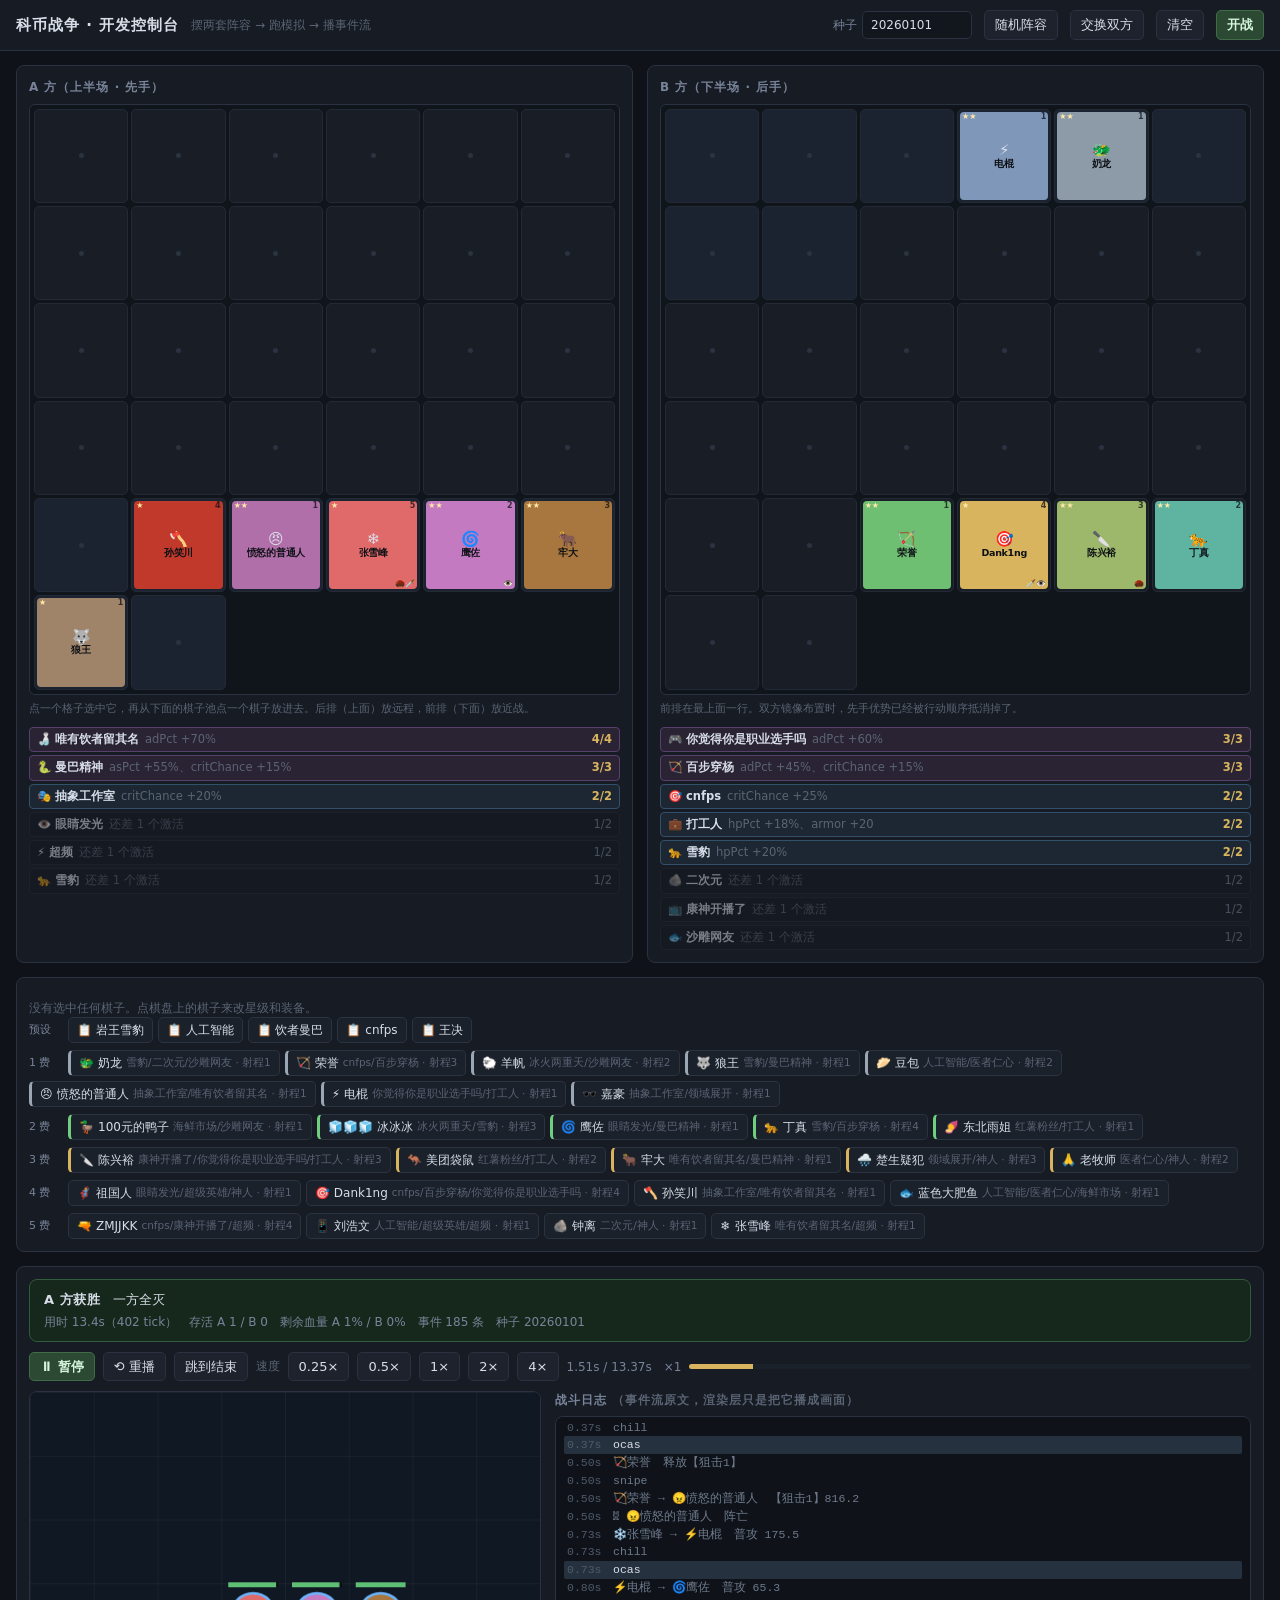
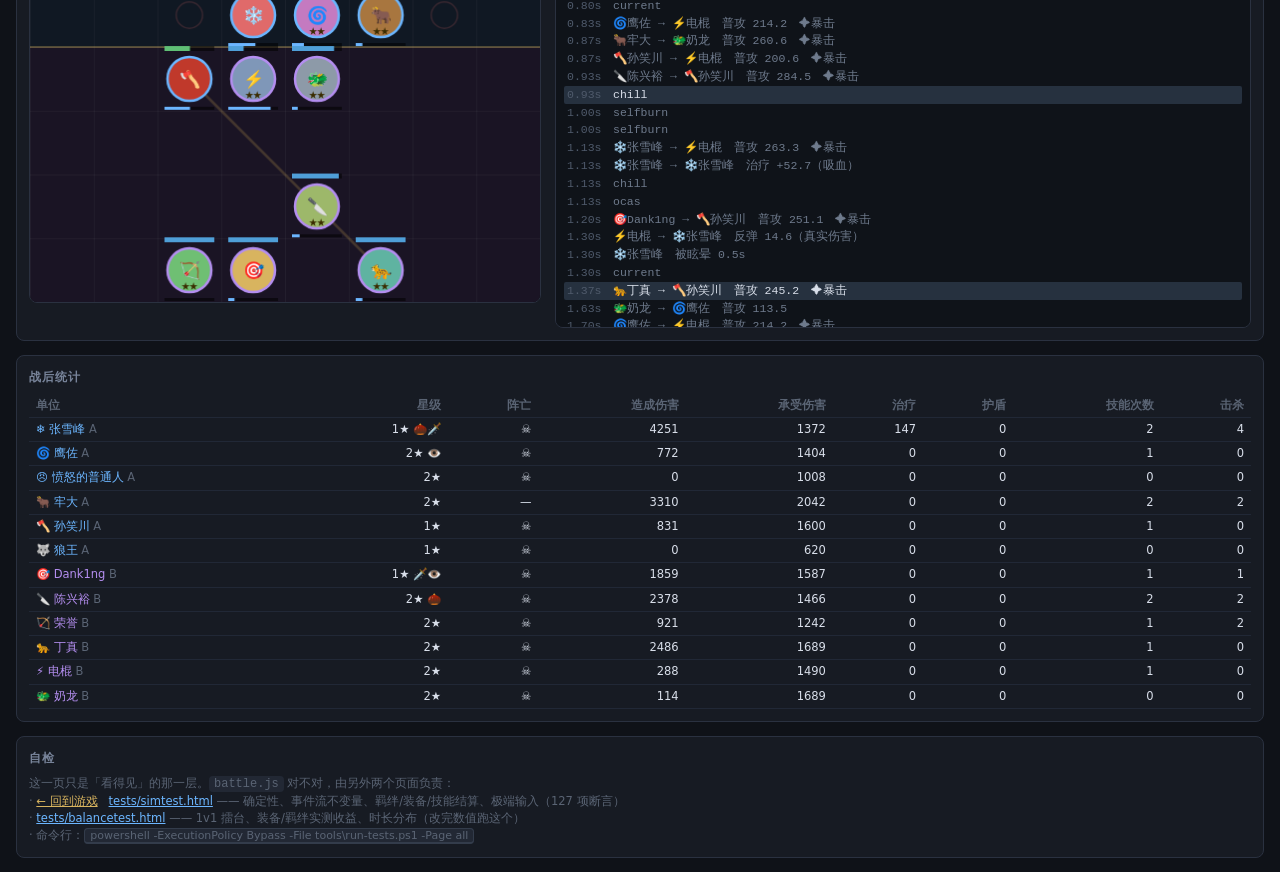
<file: console.html>
<!doctype html>
<html lang="zh-CN">
<head>
<meta charset="utf-8">
<meta name="viewport" content="width=device-width, initial-scale=1">
<title>科币战争 · 开发控制台（开发工具，不是游戏）</title>
<link rel="stylesheet" href="console.css">
</head>
<body>

<header>
  <h1>科币战争 · 开发控制台</h1>
  <span class="tag">摆两套阵容 → 跑模拟 → 播事件流</span>
  <span class="spacer"></span>
  <label>种子 <input type="number" id="seed" value="20260101"></label>
  <button id="btn-random">随机阵容</button>
  <button id="btn-swap">交换双方</button>
  <button id="btn-clear">清空</button>
  <button id="btn-run" class="primary">开战</button>
</header>

<main>

  <!-- 摆阵容 -->
  <div class="row">
    <div class="card side-a">
      <h2>A 方（上半场 · 先手）</h2>
      <div class="board" id="board-a"></div>
      <div class="boardhint">点一个格子选中它，再从下面的棋子池点一个棋子放进去。后排（上面）放远程，前排（下面）放近战。</div>
      <div class="traits" id="traits-a"></div>
    </div>
    <div class="card side-b">
      <h2>B 方（下半场 · 后手）</h2>
      <div class="board" id="board-b"></div>
      <div class="boardhint">前排在最上面一行。双方镜像布置时，先手优势已经被行动顺序抵消掉了。</div>
      <div class="traits" id="traits-b"></div>
    </div>
  </div>

  <div class="card">
    <div class="editor" id="editor">
      <span class="note">没有选中任何棋子。点棋盘上的棋子来改星级和装备。</span>
    </div>
    <div class="pool" id="pool"></div>
  </div>

  <!-- 战斗 -->
  <div class="card">
    <div class="result" id="result"></div>
    <div class="controls">
      <button id="btn-play" class="primary">▶ 播放</button>
      <button id="btn-restart">⟲ 重播</button>
      <button id="btn-skip">跳到结束</button>
      <span class="note">速度</span>
      <button class="spd" data-s="0.25">0.25×</button>
      <button class="spd" data-s="0.5">0.5×</button>
      <button class="spd on" data-s="1">1×</button>
      <button class="spd" data-s="2">2×</button>
      <button class="spd" data-s="4">4×</button>
      <span class="clock" id="clock">—</span>
      <div id="bar"><div id="barfill"></div></div>
    </div>
    <div class="arena-wrap">
      <canvas id="arena" width="384" height="520"></canvas>
      <div class="logwrap">
        <h2 style="margin-bottom:6px">战斗日志 <span class="note">（事件流原文，渲染层只是把它播成画面）</span></h2>
        <div id="log"><div class="logline sys">还没有战斗。摆好阵容，点右上角「开战」。</div></div>
      </div>
    </div>
  </div>

  <!-- 统计 -->
  <div class="card hidden" id="stats-card">
    <h2>战后统计</h2>
    <div id="stats"></div>
  </div>

  <div class="card">
    <h2>自检</h2>
    <div class="note">
      这一页只是「看得见」的那一层。<code>battle.js</code> 对不对，由另外两个页面负责：
      <br>· <a href="index.html" style="color:var(--gold)">← 回到游戏</a> &nbsp; <a href="tests/simtest.html" style="color:var(--blue)">tests/simtest.html</a>
      —— 确定性、事件流不变量、羁绊/装备/技能结算、极端输入（127 项断言）
      <br>· <a href="tests/balancetest.html" style="color:var(--blue)">tests/balancetest.html</a>
      —— 1v1 擂台、装备/羁绊实测收益、时长分布（改完数值跑这个）
      <br>· 命令行：<kbd>powershell -ExecutionPolicy Bypass -File tools\run-tests.ps1 -Page all</kbd>
    </div>
  </div>

</main>

<script src="js/util.js"></script>
<script src="js/traits.js"></script>
<script src="js/items.js"></script>
<script src="js/units.js"></script>
<script src="js/battle.js"></script>
<script src="js/console.js"></script>
</body>
</html>
</file>
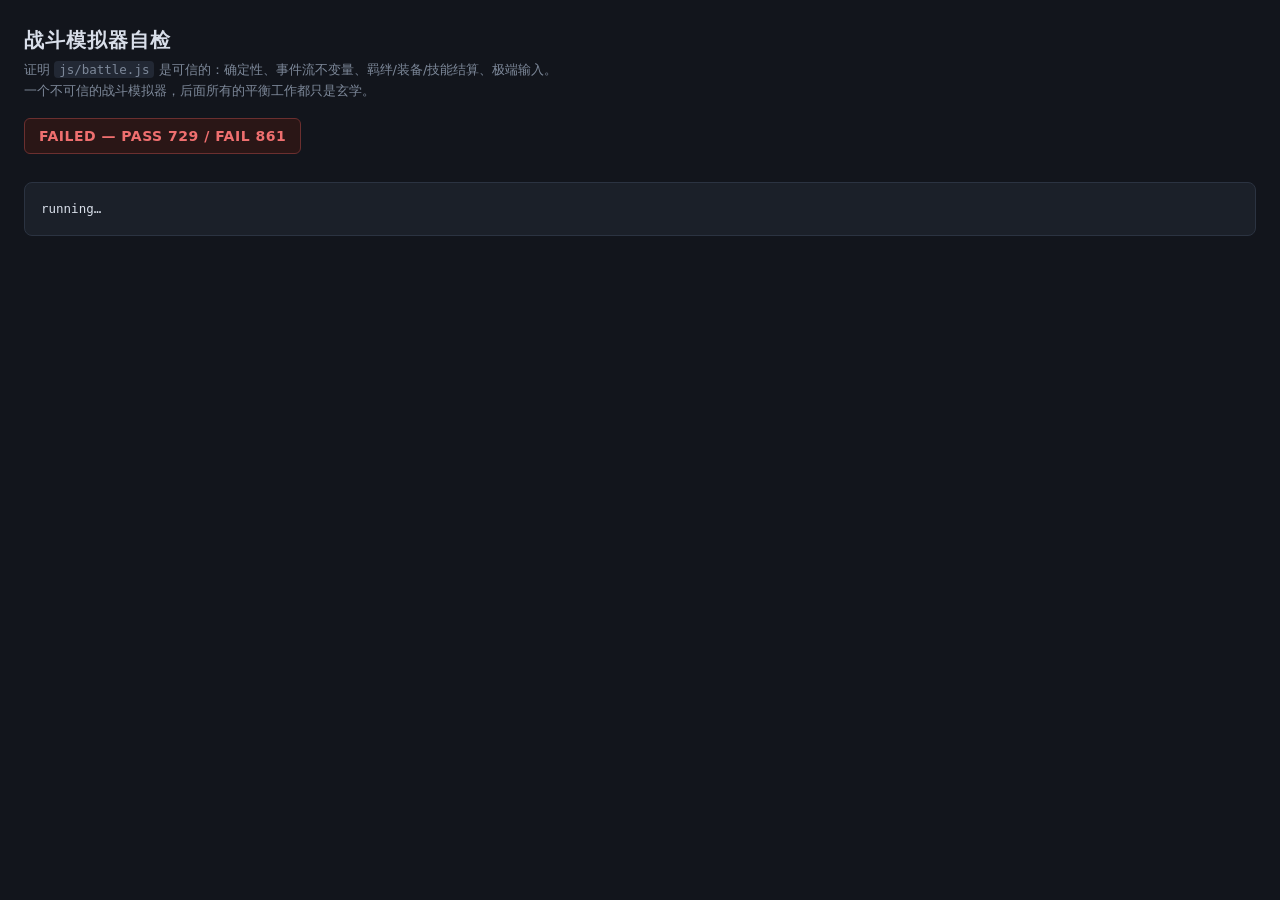
<file: tests/simtest.html>
<!doctype html>
<html lang="zh-CN">
<head>
<meta charset="utf-8">
<meta name="viewport" content="width=device-width, initial-scale=1">
<title>科币战争 — 战斗模拟器自检</title>
<link rel="stylesheet" href="tests.css">
</head>
<body>
  <h1>战斗模拟器自检</h1>
  <div class="sub">
    证明 <code>js/battle.js</code> 是可信的：确定性、事件流不变量、羁绊/装备/技能结算、极端输入。<br>
    一个不可信的战斗模拟器，后面所有的平衡工作都只是玄学。
  </div>

  <div id="verdict" class="verdict">running…</div>
  <!-- 无头浏览器靠这个元素读结论；单独放一个，避免被下面那段脚本覆盖 -->
  <div id="verdict-marker" style="display:none">running</div>

  <pre id="report" class="report">running…</pre>

  <script src="../js/util.js"></script>
  <script src="../js/traits.js"></script>
  <script src="../js/items.js"></script>
  <script src="../js/units.js"></script>
  <script src="../js/battle.js"></script>
  <!-- levels.js 只是数据和规则常量，但商店概率表的校验要用到它 -->
  <script src="../js/levels.js"></script>
  <script src="harness.js"></script>
  <script src="simtest.js"></script>
  <script>
    (function () {
      var el = document.getElementById('verdict');
      if (!window.TH) { el.className = 'verdict fail'; el.textContent = '自检脚本没有加载'; return; }
      var c = TH.counts();
      el.className = 'verdict ' + (c.fail === 0 ? 'pass' : 'fail');
      el.textContent = TH.verdict();
    })();
  </script>
</body>
</html>
</file>
<file: console.css>
/* 科币战争 — 界面样式
   深色、紧凑、信息密度优先。这是个开发工具，不是给玩家看的商店页。 */
:root {
  --bg: #0f1218; --panel: #171b23; --panel2: #1d222c; --line: #2a3140;
  --fg: #d8dee9; --dim: #78849a; --dim2: #5a6474;
  --gold: #d8b45f; --ok: #6fcf7f; --bad: #ef6f6f; --blue: #6cb6ff; --purple: #b48ef0;
  --cost1: #9aa6b4; --cost2: #6fcf7f; --cost3: #d8b45f;
}
* { box-sizing: border-box; }
html, body { height: 100%; }
body {
  margin: 0; background: var(--bg); color: var(--fg);
  font: 13px/1.5 "Segoe UI", "Microsoft YaHei", system-ui, sans-serif;
  display: flex; flex-direction: column; min-height: 100%;
}
button {
  font: inherit; color: var(--fg); background: var(--panel2);
  border: 1px solid var(--line); border-radius: 5px; padding: 4px 10px; cursor: pointer;
}
button:hover { background: #2a3241; border-color: #3c4759; }
button:active { transform: translateY(1px); }
button.primary { background: #2c4a33; border-color: #3f6b47; color: #d6f5dd; font-weight: 600; }
button.primary:hover { background: #35593d; }
button.warn { background: #4a2c2c; border-color: #6b3f3f; color: #f5d6d6; }
button:disabled { opacity: .45; cursor: default; }
input[type=text], input[type=number] {
  font: inherit; color: var(--fg); background: #12161d; border: 1px solid var(--line);
  border-radius: 5px; padding: 4px 8px; width: 110px;
}
code { background: #222834; padding: 1px 5px; border-radius: 4px; font-size: 12px; }

/* ---------- 顶栏 ---------- */
header {
  display: flex; align-items: center; gap: 12px; flex-wrap: wrap;
  padding: 10px 16px; background: var(--panel); border-bottom: 1px solid var(--line);
}
header h1 { font-size: 15px; margin: 0; letter-spacing: 1px; font-weight: 700; }
header .tag { color: var(--dim2); font-size: 12px; }
header .spacer { flex: 1; }
header label { color: var(--dim); font-size: 12px; display: flex; align-items: center; gap: 5px; }

/* ---------- 主体 ---------- */
main { flex: 1; padding: 14px 16px; display: flex; flex-direction: column; gap: 14px; }
.row { display: flex; gap: 14px; flex-wrap: wrap; }
.card {
  background: var(--panel); border: 1px solid var(--line); border-radius: 8px; padding: 12px;
}
.card h2 {
  font-size: 12px; margin: 0 0 8px; color: var(--dim); letter-spacing: 1px;
  text-transform: uppercase; font-weight: 600;
}
.card.side-a { flex: 1 1 380px; }
.card.side-b { flex: 1 1 380px; }

/* ---------- 编辑棋盘 ---------- */
.board {
  display: grid; grid-template-columns: repeat(6, 1fr); gap: 3px;
  background: #10141b; padding: 4px; border-radius: 6px; border: 1px solid var(--line);
}
.cell {
  aspect-ratio: 1 / 1; min-height: 46px; border-radius: 5px; cursor: pointer;
  background: #181d26; border: 1px solid #232a36; position: relative;
  display: flex; align-items: center; justify-content: center;
  font-size: 18px; transition: background .08s, border-color .08s;
  overflow: hidden;
}
.cell:hover { background: #212836; border-color: #384458; }
.cell.front { background: #1b2230; }
.cell.sel { border-color: var(--gold); box-shadow: 0 0 0 1px var(--gold) inset; }
.cell.empty::after {
  content: ''; position: absolute; width: 5px; height: 5px; border-radius: 50%;
  background: #2b3341;
}
.cell .u {
  position: absolute; inset: 2px; border-radius: 4px;
  display: flex; flex-direction: column; align-items: center; justify-content: center;
  line-height: 1.05; font-size: 15px;
}
.cell .u .nm { font-size: 9.5px; color: #0d1015; font-weight: 700; letter-spacing: -.3px; }
.cell .u .stars { font-size: 8px; color: #ffe9a8; position: absolute; top: 1px; left: 2px; }
.cell .u .it { font-size: 8px; position: absolute; bottom: 1px; right: 2px; }
.cell .u .cost {
  position: absolute; top: 1px; right: 2px; font-size: 8px; font-weight: 700;
  color: #0d1015; opacity: .75;
}
.boardhint { color: var(--dim2); font-size: 11px; margin-top: 6px; }

/* ---------- 羁绊面板 ---------- */
.traits { margin-top: 10px; display: flex; flex-direction: column; gap: 3px; }
.trait {
  display: flex; align-items: center; gap: 6px; font-size: 11.5px;
  padding: 3px 7px; border-radius: 4px; background: #141922; border: 1px solid #212836;
}
.trait.on { background: #1c2733; border-color: #33506b; }
.trait.on2 { background: #2a2333; border-color: #57406e; }
.trait .cnt { margin-left: auto; color: var(--dim); font-variant-numeric: tabular-nums; }
.trait .cnt.hot { color: var(--gold); font-weight: 700; }
.trait .nm { font-weight: 600; }
.trait.off { opacity: .5; }

/* ---------- 棋子池 ---------- */
.pool { display: flex; flex-direction: column; gap: 7px; }
.poolrow { display: flex; align-items: center; gap: 5px; flex-wrap: wrap; }
.poolrow .lbl { width: 34px; color: var(--dim); font-size: 11px; flex: none; }
.chip {
  display: flex; align-items: center; gap: 4px; padding: 3px 8px; border-radius: 5px;
  background: #1b212b; border: 1px solid #2b3341; cursor: pointer; font-size: 12px;
  white-space: nowrap;
}
.chip:hover { background: #263041; border-color: #3c4759; }
.chip.c1 { border-left: 3px solid var(--cost1); }
.chip.c2 { border-left: 3px solid var(--cost2); }
.chip.c3 { border-left: 3px solid var(--cost3); }
.chip .t { color: var(--dim2); font-size: 10.5px; }

/* ---------- 选中棋子编辑 ---------- */
.editor { display: flex; align-items: center; gap: 8px; flex-wrap: wrap; margin-top: 10px; }
.editor .who { font-weight: 700; }
.stars button { padding: 2px 7px; font-size: 12px; }
.stars button.on { background: #4a4020; border-color: var(--gold); color: #ffe9a8; }
.items { display: flex; gap: 3px; flex-wrap: wrap; }
.items button { padding: 2px 6px; font-size: 14px; line-height: 1.2; }
.items button.on { background: #20404a; border-color: #3d7a8a; }

/* ---------- 战斗画面 ---------- */
.arena-wrap { display: flex; gap: 14px; flex-wrap: wrap; }
#arena {
  background: #0b0e13; border: 1px solid var(--line); border-radius: 8px;
  display: block; flex: none;
}
.logwrap { flex: 1 1 380px; min-width: 300px; display: flex; flex-direction: column; }
#log {
  background: #0f1319; border: 1px solid var(--line); border-radius: 8px;
  height: 512px; overflow-y: auto; padding: 6px 8px;
  font: 11.5px/1.55 Consolas, "Cascadia Mono", monospace;
  /* 必须有定位上下文：否则子元素的 offsetTop 是相对页面算的，
     自动滚动会把高亮行滚到视野之外 */
  position: relative;
}
.logline { white-space: nowrap; color: #6e7a8c; padding: 0 3px; border-radius: 2px; }
.logline.cur { background: #26313f; color: #d8dee9; }
.logline .tt { color: #4f5a6b; display: inline-block; width: 46px; }
.logline.atk { color: #b8c4d4; }
.logline.skl { color: var(--purple); }
.logline.hl { color: var(--ok); }
.logline.sh { color: var(--blue); }
.logline.dth { color: var(--bad); font-weight: 700; }
.logline.mv { color: #4a5566; }
.logline.sys { color: var(--gold); font-weight: 700; }

/* ---------- 播放控制 ---------- */
.controls { display: flex; align-items: center; gap: 8px; flex-wrap: wrap; margin-bottom: 10px; }
.controls .clock { color: var(--dim); font-variant-numeric: tabular-nums; font-size: 12px; }
.controls .sp { flex: 1; }
#bar { height: 5px; background: #1b212b; border-radius: 3px; overflow: hidden; flex: 1 1 120px; min-width: 100px; }
#barfill { height: 100%; width: 0; background: var(--gold); }

/* ---------- 结果 ---------- */
.result { padding: 10px 14px; border-radius: 8px; margin-bottom: 10px; font-size: 13px; display: none; }
.result.show { display: block; }
.result.win-a { background: #16281c; border: 1px solid #2f5c3a; }
.result.win-b { background: #1a2030; border: 1px solid #33506b; }
.result.draw { background: #2a2620; border: 1px solid #5c5330; }
.result b { letter-spacing: .5px; }
.result .meta { color: var(--dim); font-size: 12px; margin-top: 3px; }

/* ---------- 统计表 ---------- */
table { border-collapse: collapse; width: 100%; font-size: 11.5px; font-variant-numeric: tabular-nums; }
th, td { padding: 3px 7px; border-bottom: 1px solid #212836; text-align: right; }
th:first-child, td:first-child { text-align: left; }
th { color: var(--dim2); font-weight: 600; }
.side-a-c { color: var(--blue); }
.side-b-c { color: var(--purple); }

.hidden { display: none !important; }
.note { color: var(--dim2); font-size: 11.5px; }
kbd {
  background: #222834; border: 1px solid #333c4b; border-bottom-width: 2px;
  border-radius: 4px; padding: 0 5px; font-size: 11px; font-family: inherit;
}
</file>
<file: tests/tests.css>
/* 科币战争 — 自检页共用样式 */
:root {
  --bg: #12151c; --panel: #1b2029; --line: #2b3341;
  --fg: #d8dee9; --dim: #7d8899; --ok: #6fcf7f; --bad: #ef6f6f; --gold: #d8b45f;
}
* { box-sizing: border-box; }
body {
  margin: 0; padding: 24px; background: var(--bg); color: var(--fg);
  font: 14px/1.6 "Segoe UI", "Microsoft YaHei", system-ui, sans-serif;
}
h1 { font-size: 20px; margin: 0 0 4px; letter-spacing: 1px; }
h2 { font-size: 15px; margin: 28px 0 8px; color: var(--gold); letter-spacing: .5px; }
.sub { color: var(--dim); font-size: 13px; margin-bottom: 16px; }
code { background: #222834; padding: 1px 5px; border-radius: 4px; font-size: 12.5px; }
.verdict {
  display: inline-block; padding: 6px 14px; border-radius: 6px; margin-bottom: 16px;
  font-weight: 700; letter-spacing: .5px; background: #262d39; border: 1px solid var(--line);
}
.verdict.pass { color: var(--ok); border-color: #2f5c3a; background: #16281c; }
.verdict.fail { color: var(--bad); border-color: #6b2f2f; background: #2a1616; }
pre.report {
  background: var(--panel); border: 1px solid var(--line); border-radius: 8px;
  padding: 16px; overflow: auto; white-space: pre; font-size: 12.5px; line-height: 1.55;
  font-family: Consolas, "Cascadia Mono", monospace; max-height: 78vh;
}
table {
  border-collapse: collapse; width: 100%; font-size: 12.5px;
  font-family: Consolas, "Cascadia Mono", monospace;
}
th, td { padding: 4px 8px; border-bottom: 1px solid var(--line); text-align: right; }
th:first-child, td:first-child { text-align: left; }
th { color: var(--dim); font-weight: 600; position: sticky; top: 0; background: var(--panel); }
tbody tr:hover { background: #222834; }
.bar { display: inline-block; height: 9px; border-radius: 2px; background: #3a4655; vertical-align: middle; }
.pos { color: var(--ok); }
.neg { color: var(--bad); }
.wrap { background: var(--panel); border: 1px solid var(--line); border-radius: 8px; padding: 12px 16px; }
</file>
